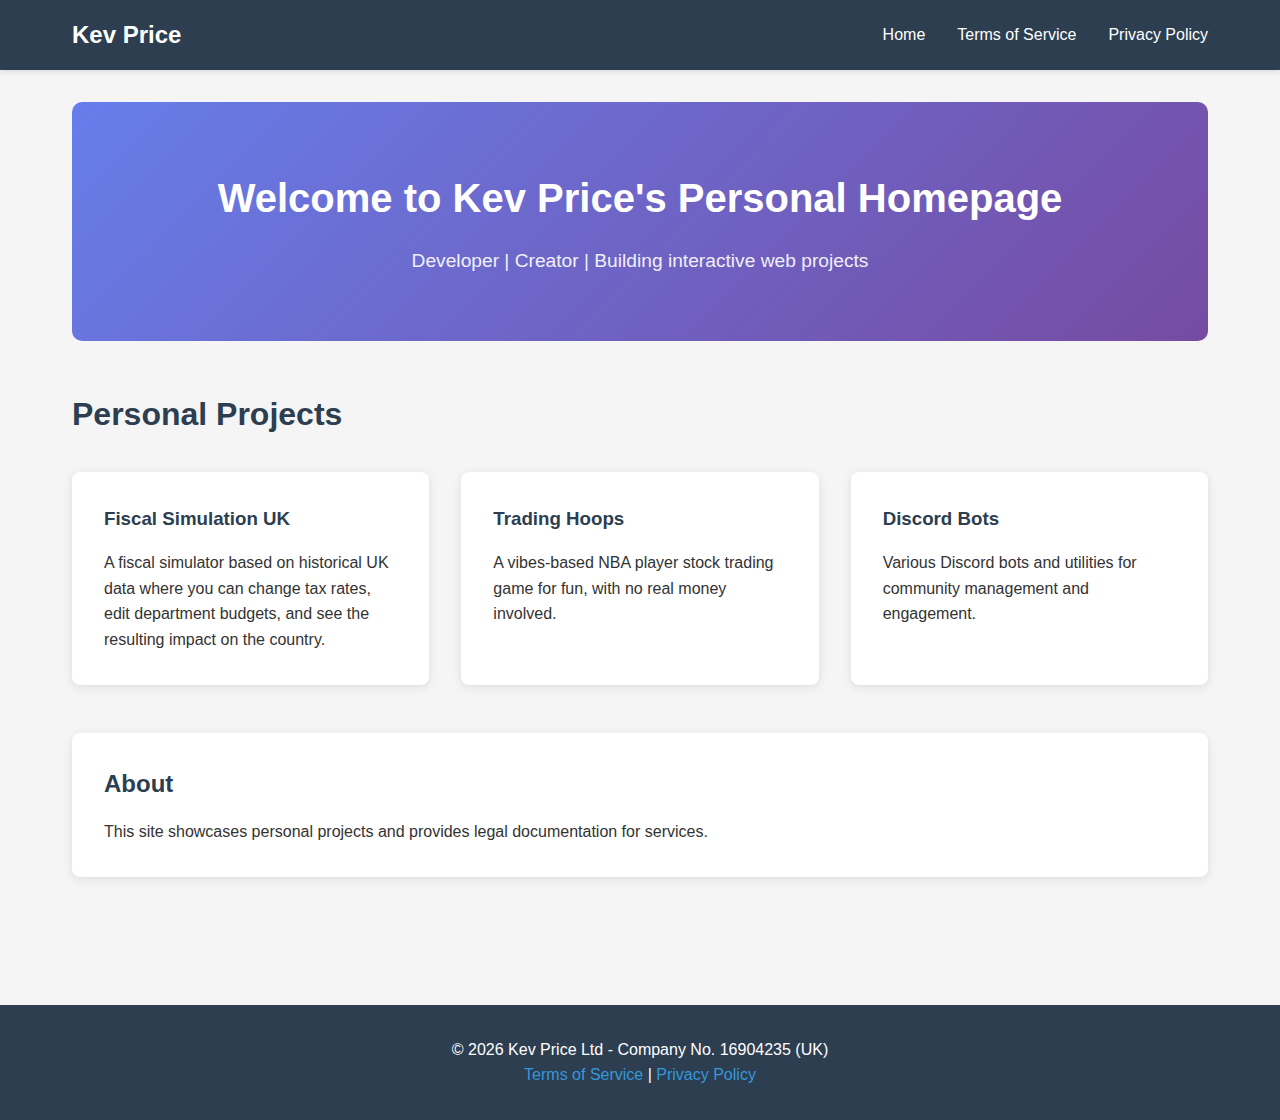
<file: index.html>
<!DOCTYPE html>
<html lang="en">
<head>
    <meta charset="UTF-8">
    <meta name="viewport" content="width=device-width, initial-scale=1.0">
    <meta name="description" content="Kev Price - Personal Projects and Portfolio">
    <title>Kev Price - Personal Homepage</title>
    <link rel="stylesheet" href="style.css">
</head>
<body>
    <nav class="navigation">
        <div class="nav-container">
            <a href="index.html" class="nav-brand">Kev Price</a>
            <ul class="nav-menu">
                <li><a href="index.html">Home</a></li>
                <li><a href="terms.html">Terms of Service</a></li>
                <li><a href="privacy.html">Privacy Policy</a></li>
            </ul>
        </div>
    </nav>

    <main class="container">
        <section class="hero">
            <h1>Welcome to Kev Price's Personal Homepage</h1>
            <p class="subtitle">Developer | Creator | Building interactive web projects</p>
        </section>

        <section class="projects">
            <h2>Personal Projects</h2>
            <div class="project-grid">
                <div class="project-card">
                    <h3><a href="https://kevprice.github.io/fiscal-simulation-uk/" target="_blank" rel="noopener noreferrer">Fiscal Simulation UK</a></h3>
                    <p>A fiscal simulator based on historical UK data where you can change tax rates, edit department budgets, and see the resulting impact on the country.</p>
                </div>
                <div class="project-card">
                    <h3><a href="https://trading-hoops.com/" target="_blank" rel="noopener noreferrer">Trading Hoops</a></h3>
                    <p>A vibes-based NBA player stock trading game for fun, with no real money involved.</p>
                </div>
                <div class="project-card">
                    <h3>Discord Bots</h3>
                    <p>Various Discord bots and utilities for community management and engagement.</p>
                </div>
            </div>
        </section>

        <section class="about">
            <h2>About</h2>
            <p>This site showcases personal projects and provides legal documentation for services.</p>
        </section>
    </main>

    <footer class="footer">
        <div class="footer-content">
            <p>&copy; 2026 Kev Price Ltd - Company No. 16904235 (UK)</p>
            <p>
                <a href="terms.html">Terms of Service</a> |
                <a href="privacy.html">Privacy Policy</a>
            </p>
        </div>
    </footer>
</body>
</html>
</file>
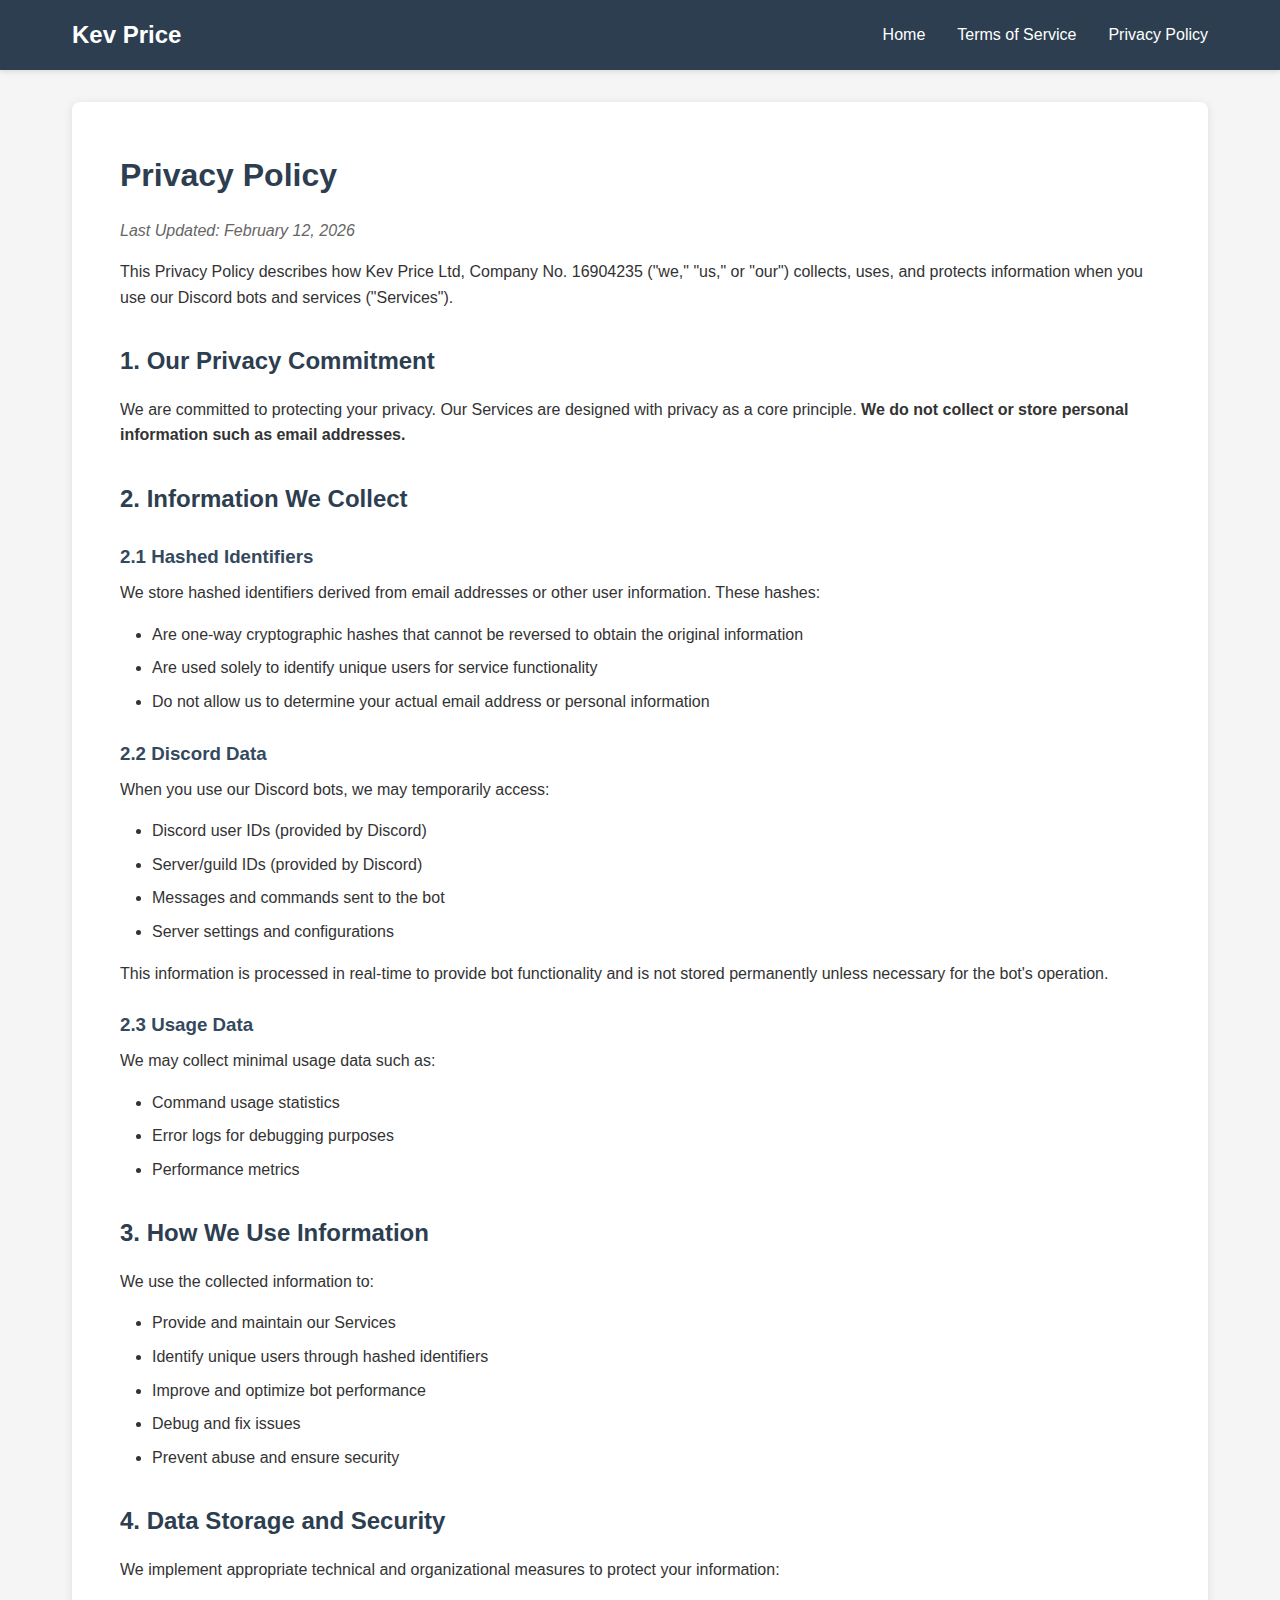
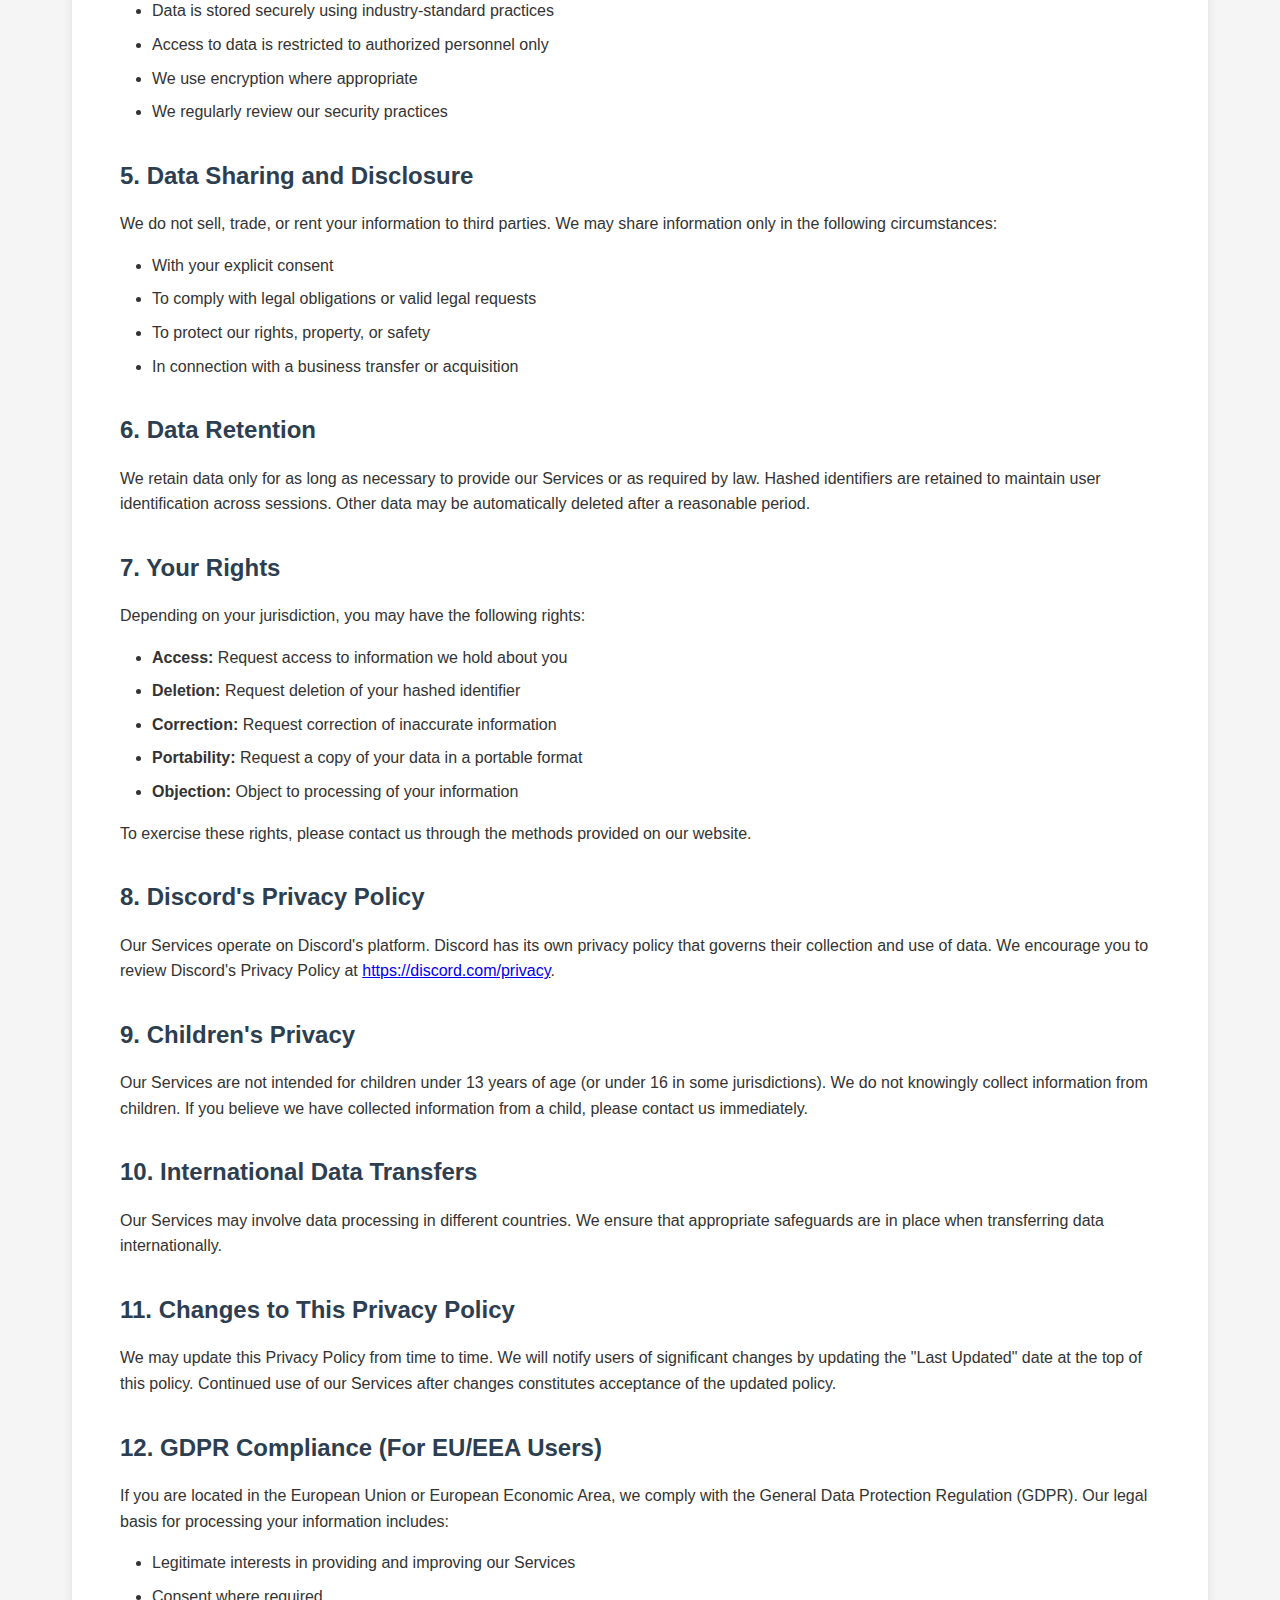
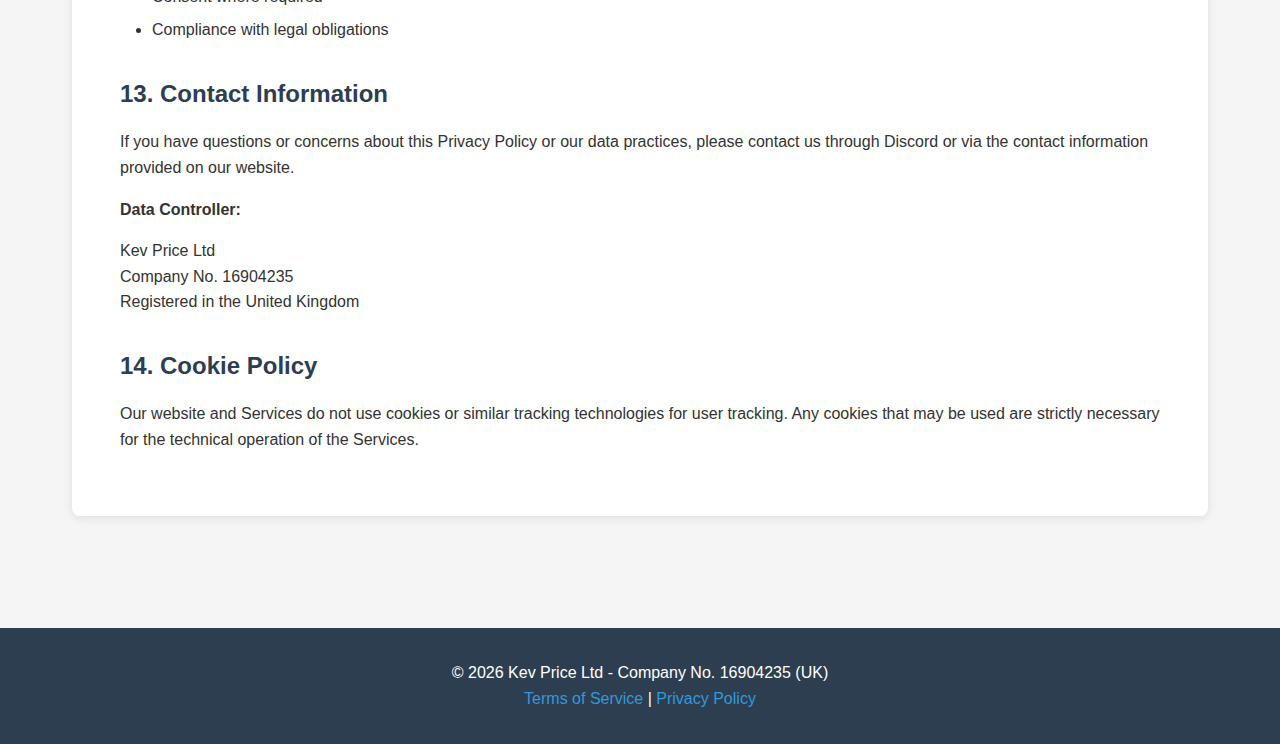
<file: privacy.html>
<!DOCTYPE html>
<html lang="en">
<head>
    <meta charset="UTF-8">
    <meta name="viewport" content="width=device-width, initial-scale=1.0">
    <meta name="description" content="Privacy Policy for Kev Price Discord Bots">
    <title>Privacy Policy - Kev Price</title>
    <link rel="stylesheet" href="style.css">
</head>
<body>
    <nav class="navigation">
        <div class="nav-container">
            <a href="index.html" class="nav-brand">Kev Price</a>
            <ul class="nav-menu">
                <li><a href="index.html">Home</a></li>
                <li><a href="terms.html">Terms of Service</a></li>
                <li><a href="privacy.html">Privacy Policy</a></li>
            </ul>
        </div>
    </nav>

    <main class="container">
        <div class="legal-content">
            <h1>Privacy Policy</h1>
            <p class="last-updated">Last Updated: February 12, 2026</p>

            <p>This Privacy Policy describes how Kev Price Ltd, Company No. 16904235 ("we," "us," or "our") collects, uses, and protects information when you use our Discord bots and services ("Services").</p>

            <h2>1. Our Privacy Commitment</h2>
            <p>We are committed to protecting your privacy. Our Services are designed with privacy as a core principle. <strong>We do not collect or store personal information such as email addresses.</strong></p>

            <h2>2. Information We Collect</h2>
            
            <h3>2.1 Hashed Identifiers</h3>
            <p>We store hashed identifiers derived from email addresses or other user information. These hashes:</p>
            <ul>
                <li>Are one-way cryptographic hashes that cannot be reversed to obtain the original information</li>
                <li>Are used solely to identify unique users for service functionality</li>
                <li>Do not allow us to determine your actual email address or personal information</li>
            </ul>

            <h3>2.2 Discord Data</h3>
            <p>When you use our Discord bots, we may temporarily access:</p>
            <ul>
                <li>Discord user IDs (provided by Discord)</li>
                <li>Server/guild IDs (provided by Discord)</li>
                <li>Messages and commands sent to the bot</li>
                <li>Server settings and configurations</li>
            </ul>
            <p>This information is processed in real-time to provide bot functionality and is not stored permanently unless necessary for the bot's operation.</p>

            <h3>2.3 Usage Data</h3>
            <p>We may collect minimal usage data such as:</p>
            <ul>
                <li>Command usage statistics</li>
                <li>Error logs for debugging purposes</li>
                <li>Performance metrics</li>
            </ul>

            <h2>3. How We Use Information</h2>
            <p>We use the collected information to:</p>
            <ul>
                <li>Provide and maintain our Services</li>
                <li>Identify unique users through hashed identifiers</li>
                <li>Improve and optimize bot performance</li>
                <li>Debug and fix issues</li>
                <li>Prevent abuse and ensure security</li>
            </ul>

            <h2>4. Data Storage and Security</h2>
            <p>We implement appropriate technical and organizational measures to protect your information:</p>
            <ul>
                <li>Data is stored securely using industry-standard practices</li>
                <li>Access to data is restricted to authorized personnel only</li>
                <li>We use encryption where appropriate</li>
                <li>We regularly review our security practices</li>
            </ul>

            <h2>5. Data Sharing and Disclosure</h2>
            <p>We do not sell, trade, or rent your information to third parties. We may share information only in the following circumstances:</p>
            <ul>
                <li>With your explicit consent</li>
                <li>To comply with legal obligations or valid legal requests</li>
                <li>To protect our rights, property, or safety</li>
                <li>In connection with a business transfer or acquisition</li>
            </ul>

            <h2>6. Data Retention</h2>
            <p>We retain data only for as long as necessary to provide our Services or as required by law. Hashed identifiers are retained to maintain user identification across sessions. Other data may be automatically deleted after a reasonable period.</p>

            <h2>7. Your Rights</h2>
            <p>Depending on your jurisdiction, you may have the following rights:</p>
            <ul>
                <li><strong>Access:</strong> Request access to information we hold about you</li>
                <li><strong>Deletion:</strong> Request deletion of your hashed identifier</li>
                <li><strong>Correction:</strong> Request correction of inaccurate information</li>
                <li><strong>Portability:</strong> Request a copy of your data in a portable format</li>
                <li><strong>Objection:</strong> Object to processing of your information</li>
            </ul>
            <p>To exercise these rights, please contact us through the methods provided on our website.</p>

            <h2>8. Discord's Privacy Policy</h2>
            <p>Our Services operate on Discord's platform. Discord has its own privacy policy that governs their collection and use of data. We encourage you to review Discord's Privacy Policy at <a href="https://discord.com/privacy" target="_blank" rel="noopener noreferrer">https://discord.com/privacy</a>.</p>

            <h2>9. Children's Privacy</h2>
            <p>Our Services are not intended for children under 13 years of age (or under 16 in some jurisdictions). We do not knowingly collect information from children. If you believe we have collected information from a child, please contact us immediately.</p>

            <h2>10. International Data Transfers</h2>
            <p>Our Services may involve data processing in different countries. We ensure that appropriate safeguards are in place when transferring data internationally.</p>

            <h2>11. Changes to This Privacy Policy</h2>
            <p>We may update this Privacy Policy from time to time. We will notify users of significant changes by updating the "Last Updated" date at the top of this policy. Continued use of our Services after changes constitutes acceptance of the updated policy.</p>

            <h2>12. GDPR Compliance (For EU/EEA Users)</h2>
            <p>If you are located in the European Union or European Economic Area, we comply with the General Data Protection Regulation (GDPR). Our legal basis for processing your information includes:</p>
            <ul>
                <li>Legitimate interests in providing and improving our Services</li>
                <li>Consent where required</li>
                <li>Compliance with legal obligations</li>
            </ul>

            <h2>13. Contact Information</h2>
            <p>If you have questions or concerns about this Privacy Policy or our data practices, please contact us through Discord or via the contact information provided on our website.</p>

            <p><strong>Data Controller:</strong></p>
            <p>Kev Price Ltd<br>
            Company No. 16904235<br>
            Registered in the United Kingdom</p>

            <h2>14. Cookie Policy</h2>
            <p>Our website and Services do not use cookies or similar tracking technologies for user tracking. Any cookies that may be used are strictly necessary for the technical operation of the Services.</p>
        </div>
    </main>

    <footer class="footer">
        <div class="footer-content">
            <p>&copy; 2026 Kev Price Ltd - Company No. 16904235 (UK)</p>
            <p>
                <a href="terms.html">Terms of Service</a> | 
                <a href="privacy.html">Privacy Policy</a>
            </p>
        </div>
    </footer>
</body>
</html>
</file>
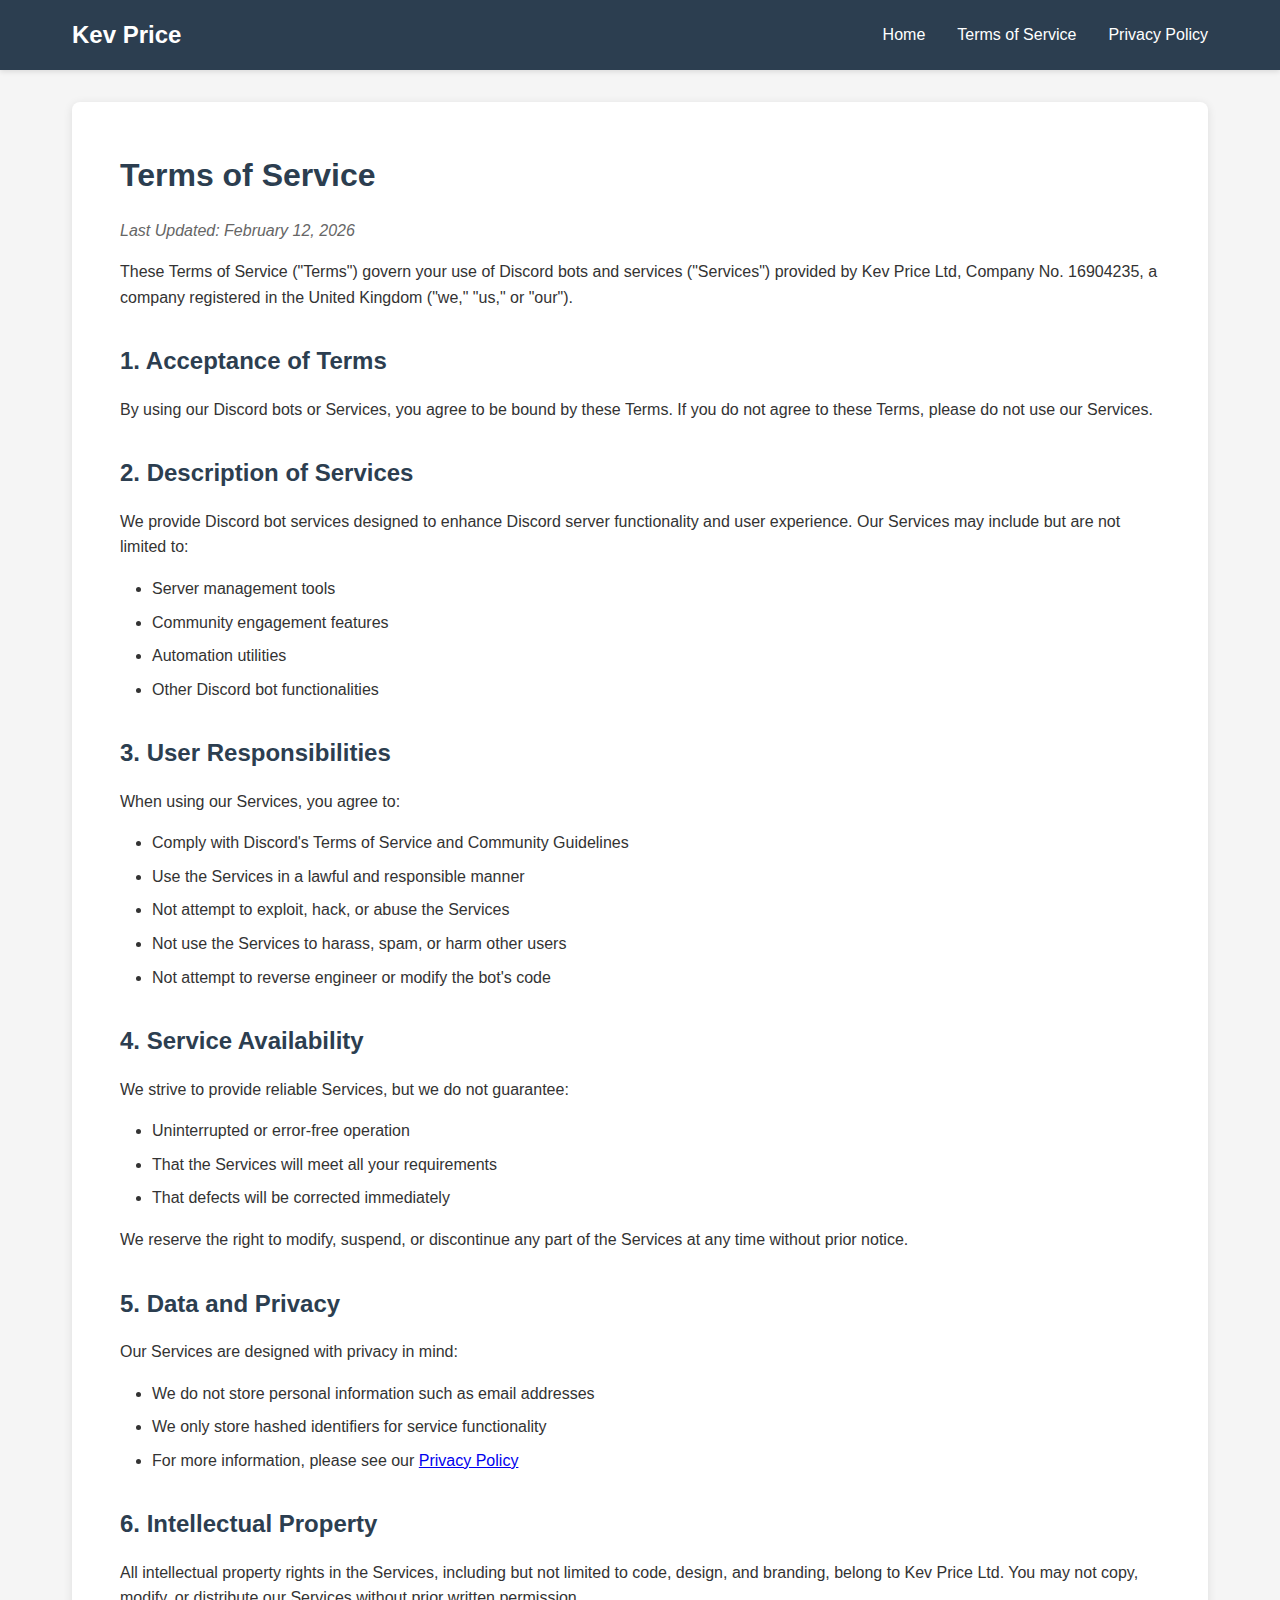
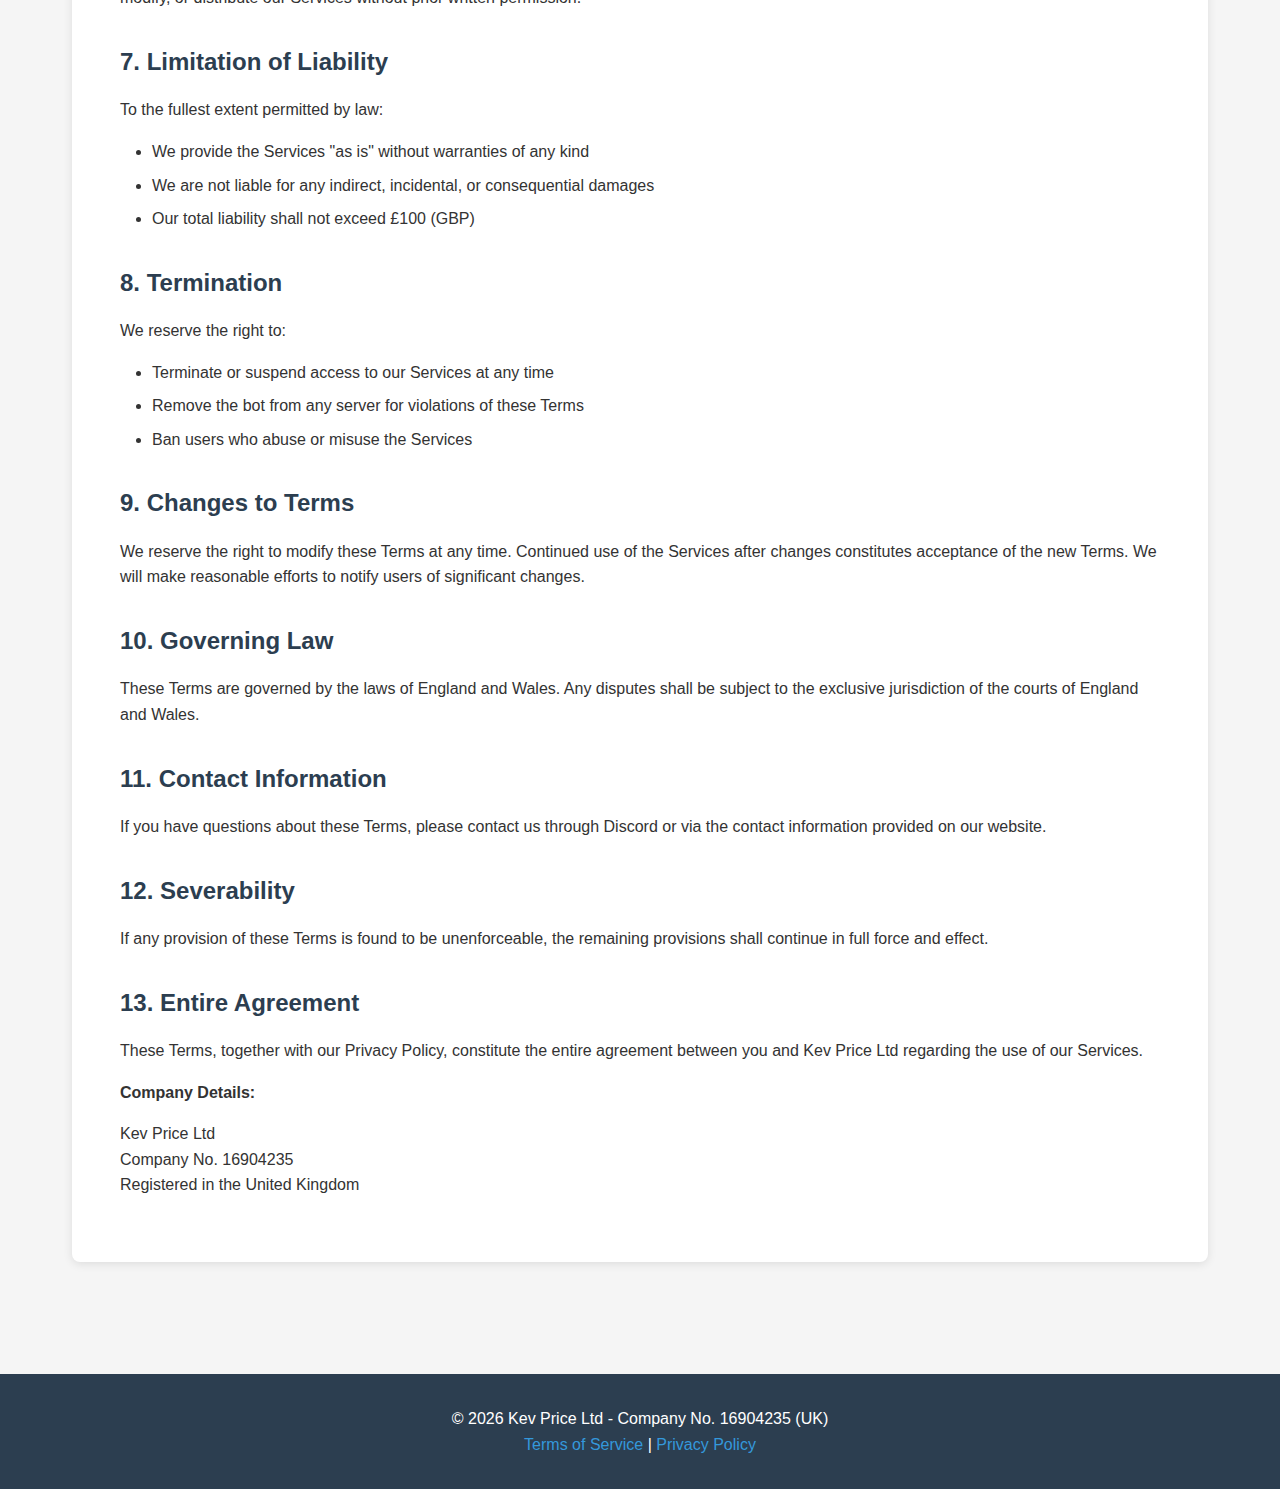
<file: terms.html>
<!DOCTYPE html>
<html lang="en">
<head>
    <meta charset="UTF-8">
    <meta name="viewport" content="width=device-width, initial-scale=1.0">
    <meta name="description" content="Terms of Service for Kev Price Discord Bots">
    <title>Terms of Service - Kev Price</title>
    <link rel="stylesheet" href="style.css">
</head>
<body>
    <nav class="navigation">
        <div class="nav-container">
            <a href="index.html" class="nav-brand">Kev Price</a>
            <ul class="nav-menu">
                <li><a href="index.html">Home</a></li>
                <li><a href="terms.html">Terms of Service</a></li>
                <li><a href="privacy.html">Privacy Policy</a></li>
            </ul>
        </div>
    </nav>

    <main class="container">
        <div class="legal-content">
            <h1>Terms of Service</h1>
            <p class="last-updated">Last Updated: February 12, 2026</p>

            <p>These Terms of Service ("Terms") govern your use of Discord bots and services ("Services") provided by Kev Price Ltd, Company No. 16904235, a company registered in the United Kingdom ("we," "us," or "our").</p>

            <h2>1. Acceptance of Terms</h2>
            <p>By using our Discord bots or Services, you agree to be bound by these Terms. If you do not agree to these Terms, please do not use our Services.</p>

            <h2>2. Description of Services</h2>
            <p>We provide Discord bot services designed to enhance Discord server functionality and user experience. Our Services may include but are not limited to:</p>
            <ul>
                <li>Server management tools</li>
                <li>Community engagement features</li>
                <li>Automation utilities</li>
                <li>Other Discord bot functionalities</li>
            </ul>

            <h2>3. User Responsibilities</h2>
            <p>When using our Services, you agree to:</p>
            <ul>
                <li>Comply with Discord's Terms of Service and Community Guidelines</li>
                <li>Use the Services in a lawful and responsible manner</li>
                <li>Not attempt to exploit, hack, or abuse the Services</li>
                <li>Not use the Services to harass, spam, or harm other users</li>
                <li>Not attempt to reverse engineer or modify the bot's code</li>
            </ul>

            <h2>4. Service Availability</h2>
            <p>We strive to provide reliable Services, but we do not guarantee:</p>
            <ul>
                <li>Uninterrupted or error-free operation</li>
                <li>That the Services will meet all your requirements</li>
                <li>That defects will be corrected immediately</li>
            </ul>
            <p>We reserve the right to modify, suspend, or discontinue any part of the Services at any time without prior notice.</p>

            <h2>5. Data and Privacy</h2>
            <p>Our Services are designed with privacy in mind:</p>
            <ul>
                <li>We do not store personal information such as email addresses</li>
                <li>We only store hashed identifiers for service functionality</li>
                <li>For more information, please see our <a href="privacy.html">Privacy Policy</a></li>
            </ul>

            <h2>6. Intellectual Property</h2>
            <p>All intellectual property rights in the Services, including but not limited to code, design, and branding, belong to Kev Price Ltd. You may not copy, modify, or distribute our Services without prior written permission.</p>

            <h2>7. Limitation of Liability</h2>
            <p>To the fullest extent permitted by law:</p>
            <ul>
                <li>We provide the Services "as is" without warranties of any kind</li>
                <li>We are not liable for any indirect, incidental, or consequential damages</li>
                <li>Our total liability shall not exceed £100 (GBP)</li>
            </ul>

            <h2>8. Termination</h2>
            <p>We reserve the right to:</p>
            <ul>
                <li>Terminate or suspend access to our Services at any time</li>
                <li>Remove the bot from any server for violations of these Terms</li>
                <li>Ban users who abuse or misuse the Services</li>
            </ul>

            <h2>9. Changes to Terms</h2>
            <p>We reserve the right to modify these Terms at any time. Continued use of the Services after changes constitutes acceptance of the new Terms. We will make reasonable efforts to notify users of significant changes.</p>

            <h2>10. Governing Law</h2>
            <p>These Terms are governed by the laws of England and Wales. Any disputes shall be subject to the exclusive jurisdiction of the courts of England and Wales.</p>

            <h2>11. Contact Information</h2>
            <p>If you have questions about these Terms, please contact us through Discord or via the contact information provided on our website.</p>

            <h2>12. Severability</h2>
            <p>If any provision of these Terms is found to be unenforceable, the remaining provisions shall continue in full force and effect.</p>

            <h2>13. Entire Agreement</h2>
            <p>These Terms, together with our Privacy Policy, constitute the entire agreement between you and Kev Price Ltd regarding the use of our Services.</p>

            <p><strong>Company Details:</strong></p>
            <p>Kev Price Ltd<br>
            Company No. 16904235<br>
            Registered in the United Kingdom</p>
        </div>
    </main>

    <footer class="footer">
        <div class="footer-content">
            <p>&copy; 2026 Kev Price Ltd - Company No. 16904235 (UK)</p>
            <p>
                <a href="terms.html">Terms of Service</a> | 
                <a href="privacy.html">Privacy Policy</a>
            </p>
        </div>
    </footer>
</body>
</html>
</file>
<file: style.css>
/* Reset and Base Styles */
* {
    margin: 0;
    padding: 0;
    box-sizing: border-box;
}

body {
    font-family: -apple-system, BlinkMacSystemFont, 'Segoe UI', Roboto, Oxygen, Ubuntu, Cantarell, sans-serif;
    line-height: 1.6;
    color: #333;
    background-color: #f5f5f5;
}

/* Navigation */
.navigation {
    background-color: #2c3e50;
    color: white;
    padding: 1rem 0;
    box-shadow: 0 2px 5px rgba(0,0,0,0.1);
}

.nav-container {
    max-width: 1200px;
    margin: 0 auto;
    padding: 0 2rem;
    display: flex;
    justify-content: space-between;
    align-items: center;
}

.nav-brand {
    color: white;
    font-size: 1.5rem;
    font-weight: bold;
    text-decoration: none;
}

.nav-menu {
    list-style: none;
    display: flex;
    gap: 2rem;
}

.nav-menu a {
    color: white;
    text-decoration: none;
    transition: color 0.3s;
}

.nav-menu a:hover {
    color: #3498db;
}

/* Container */
.container {
    max-width: 1200px;
    margin: 0 auto;
    padding: 2rem;
}

/* Hero Section */
.hero {
    text-align: center;
    padding: 4rem 2rem;
    background: linear-gradient(135deg, #667eea 0%, #764ba2 100%);
    color: white;
    border-radius: 10px;
    margin-bottom: 3rem;
}

.hero h1 {
    font-size: 2.5rem;
    margin-bottom: 1rem;
}

.subtitle {
    font-size: 1.2rem;
    opacity: 0.9;
}

/* Projects Section */
.projects {
    margin-bottom: 3rem;
}

.projects h2 {
    font-size: 2rem;
    margin-bottom: 2rem;
    color: #2c3e50;
}

.project-grid {
    display: grid;
    grid-template-columns: repeat(auto-fit, minmax(300px, 1fr));
    gap: 2rem;
}

.project-card {
    background: white;
    padding: 2rem;
    border-radius: 8px;
    box-shadow: 0 2px 10px rgba(0,0,0,0.1);
    transition: transform 0.3s, box-shadow 0.3s;
}

.project-card:hover {
    transform: translateY(-5px);
    box-shadow: 0 5px 20px rgba(0,0,0,0.15);
}

.project-card h3 {
    color: #2c3e50;
    margin-bottom: 1rem;
}

.project-card h3 a {
    color: inherit;
    text-decoration: none;
}

.project-card h3 a:hover {
    text-decoration: underline;
}

/* About Section */
.about {
    background: white;
    padding: 2rem;
    border-radius: 8px;
    box-shadow: 0 2px 10px rgba(0,0,0,0.1);
    margin-bottom: 3rem;
}

.about h2 {
    color: #2c3e50;
    margin-bottom: 1rem;
}

/* Legal Pages */
.legal-content {
    background: white;
    padding: 3rem;
    border-radius: 8px;
    box-shadow: 0 2px 10px rgba(0,0,0,0.1);
    margin-bottom: 2rem;
}

.legal-content h1 {
    color: #2c3e50;
    margin-bottom: 1rem;
}

.legal-content h2 {
    color: #2c3e50;
    margin-top: 2rem;
    margin-bottom: 1rem;
}

.legal-content h3 {
    color: #34495e;
    margin-top: 1.5rem;
    margin-bottom: 0.5rem;
}

.legal-content p {
    margin-bottom: 1rem;
}

.legal-content ul {
    margin-left: 2rem;
    margin-bottom: 1rem;
}

.legal-content li {
    margin-bottom: 0.5rem;
}

.last-updated {
    font-style: italic;
    color: #666;
    margin-bottom: 2rem;
}

/* Footer */
.footer {
    background-color: #2c3e50;
    color: white;
    padding: 2rem;
    text-align: center;
    margin-top: 3rem;
}

.footer-content {
    max-width: 1200px;
    margin: 0 auto;
}

.footer a {
    color: #3498db;
    text-decoration: none;
}

.footer a:hover {
    text-decoration: underline;
}

/* Responsive Design */
@media (max-width: 768px) {
    .nav-container {
        flex-direction: column;
        gap: 1rem;
    }

    .nav-menu {
        gap: 1rem;
    }

    .hero h1 {
        font-size: 2rem;
    }

    .project-grid {
        grid-template-columns: 1fr;
    }
}
</file>
